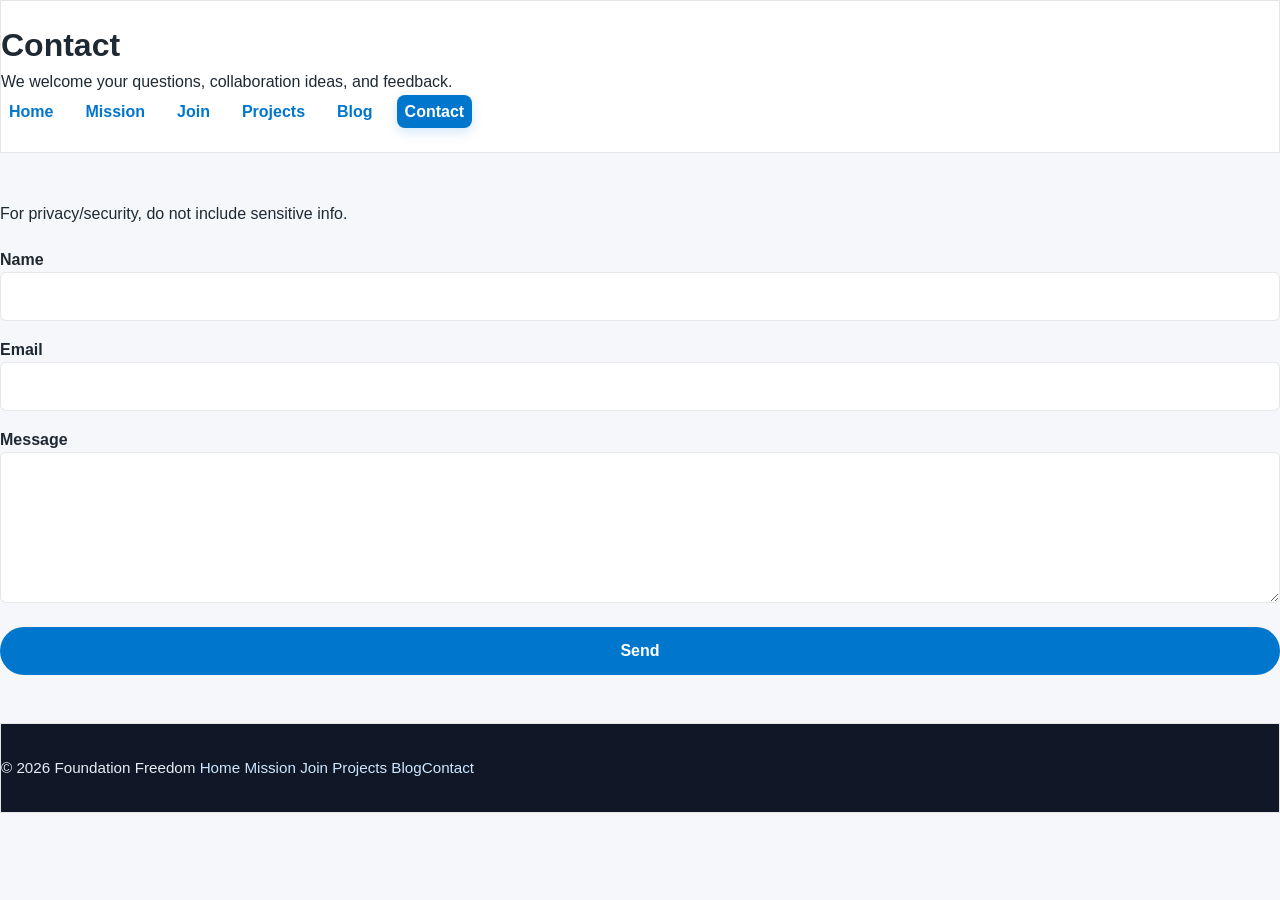
<file: pages/contact.html>
<!DOCTYPE html>
<html lang="en">
<head>
    <meta charset="utf-8" />
    <meta name="viewport" content="width=device-width, initial-scale=1" />
    <title>Contact | Foundation Freedom</title>
    <link rel="stylesheet" href="../assets/css/styles.css" />
</head>
<body>
    <header class="site-header">
        <h1>Contact</h1>
        <p>We welcome your questions, collaboration ideas, and feedback.</p>
        <nav class="site-nav">
            <a href="/foundation-freedom/index.html">Home</a>
            <a href="/foundation-freedom/pages/mission.html">Mission</a>
            <a href="/foundation-freedom/pages/join.html">Join</a>
            <a href="/foundation-freedom/pages/projects.html">Projects</a>
            <a href="/foundation-freedom/pages/contact.html" aria-current="page">Contact</a>
        </nav>
    </header>
    <main>
        <section>
            <p>For privacy/security, do not include sensitive info.</p>
            <form id="contact-form">
                <div>
                    <label for="contact-name">Name</label>
                    <input id="contact-name" name="name" type="text" required />
                </div>
                <div>
                    <label for="contact-email">Email</label>
                    <input id="contact-email" name="email" type="email" required />
                </div>
                <div>
                    <label for="contact-message">Message</label>
                    <textarea id="contact-message" name="message" rows="5" required></textarea>
                </div>
                <p id="contact-feedback" role="status" aria-live="polite" hidden></p>
                <a
                    id="contact-send"
                    class="btn"
                    href="mailto:foundationfreedom@proton.me?subject=Contact%20from%20Foundation%20Freedom%20site"
                >
                    Send
                </a>
            </form>
        </section>
    </main>
    <footer class="site-footer">
        <p>
            &copy; <span class="js-current-year"></span> Foundation Freedom
            <span class="footer-links">
                <a href="/foundation-freedom/index.html">Home</a>
                <a href="/foundation-freedom/pages/mission.html">Mission</a>
                <a href="/foundation-freedom/pages/join.html">Join</a>
                <a href="/foundation-freedom/pages/projects.html">Projects</a>
                <a href="/foundation-freedom/pages/contact.html" aria-current="page">Contact</a>
            </span>
        </p>
    </footer>
    <script src="../assets/js/main.js"></script>
</body>
</html>
</file>
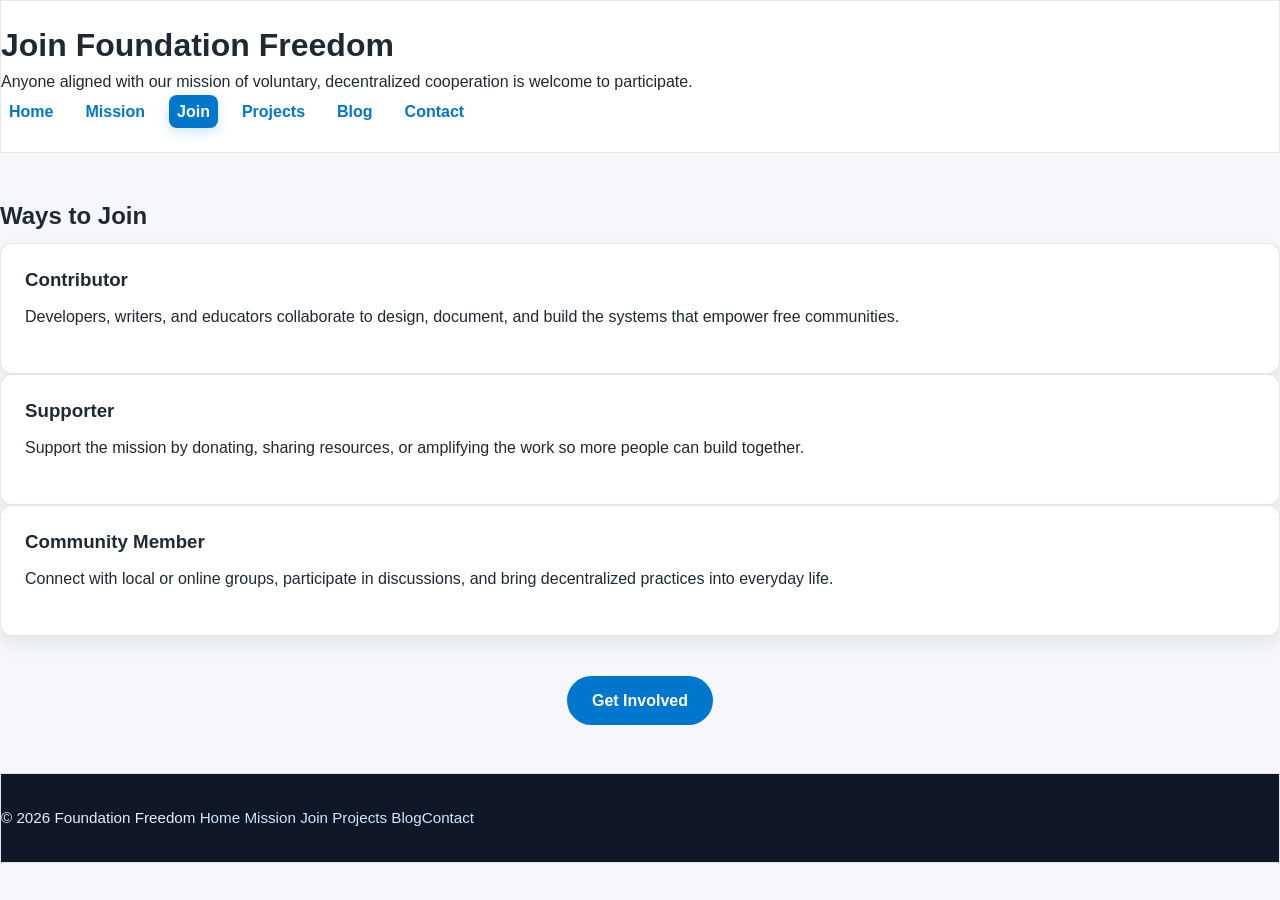
<file: pages/join.html>
<!DOCTYPE html>
<html lang="en">
<head>
    <meta charset="utf-8" />
    <meta name="viewport" content="width=device-width, initial-scale=1" />
    <title>Join | Foundation Freedom</title>
    <link rel="stylesheet" href="../assets/css/styles.css" />
</head>
<body>
    <header class="site-header">
        <h1>Join Foundation Freedom</h1>
        <p>Anyone aligned with our mission of voluntary, decentralized cooperation is welcome to participate.</p>
        <nav class="site-nav">
            <a href="/foundation-freedom/index.html">Home</a>
            <a href="/foundation-freedom/pages/mission.html">Mission</a>
            <a href="/foundation-freedom/pages/join.html" aria-current="page">Join</a>
            <a href="/foundation-freedom/pages/projects.html">Projects</a>
            <a href="/foundation-freedom/pages/contact.html">Contact</a>
        </nav>
    </header>
    <main>
        <section>
            <h2>Ways to Join</h2>
            <div class="card-grid">
                <article class="card">
                    <h3>Contributor</h3>
                    <p>Developers, writers, and educators collaborate to design, document, and build the systems that empower free communities.</p>
                </article>
                <article class="card">
                    <h3>Supporter</h3>
                    <p>Support the mission by donating, sharing resources, or amplifying the work so more people can build together.</p>
                </article>
                <article class="card">
                    <h3>Community Member</h3>
                    <p>Connect with local or online groups, participate in discussions, and bring decentralized practices into everyday life.</p>
                </article>
            </div>
        </section>
        <div class="cta">
            <a class="btn" href="/foundation-freedom/pages/contact.html">Get Involved</a>
        </div>
    </main>
    <footer class="site-footer">
        <p>
            &copy; <span class="js-current-year"></span> Foundation Freedom
            <span class="footer-links">
                <a href="/foundation-freedom/index.html">Home</a>
                <a href="/foundation-freedom/pages/mission.html">Mission</a>
                <a href="/foundation-freedom/pages/join.html" aria-current="page">Join</a>
                <a href="/foundation-freedom/pages/projects.html">Projects</a>
                <a href="/foundation-freedom/pages/contact.html">Contact</a>
            </span>
        </p>
    </footer>
    <script src="../assets/js/main.js"></script>
</body>
</html>
</file>
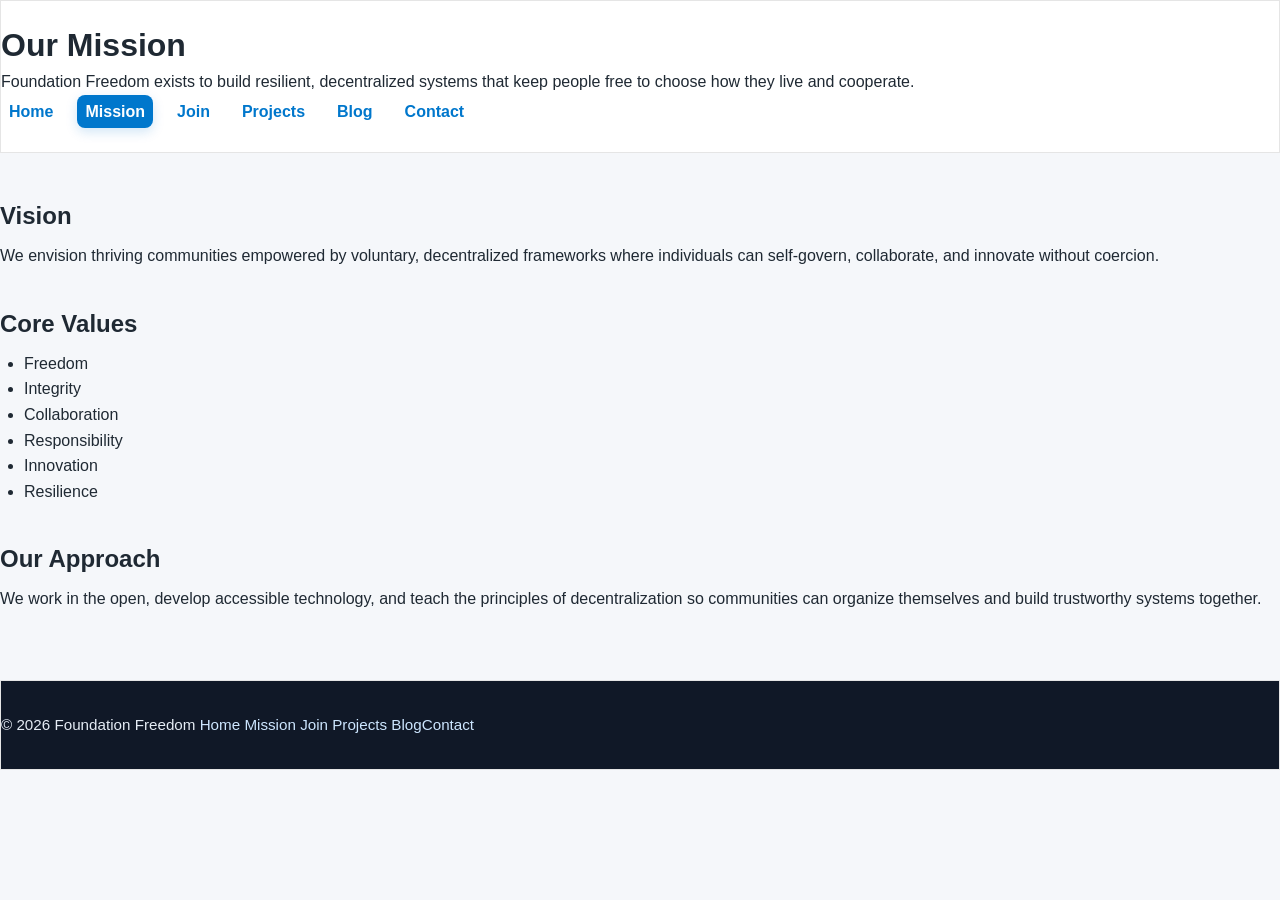
<file: pages/mission.html>
<!DOCTYPE html>
<html lang="en">
<head>
    <meta charset="utf-8" />
    <meta name="viewport" content="width=device-width, initial-scale=1" />
    <title>Our Mission | Foundation Freedom</title>
    <link rel="stylesheet" href="../assets/css/styles.css" />
</head>
<body>
    <header class="site-header">
        <h1>Our Mission</h1>
        <p>Foundation Freedom exists to build resilient, decentralized systems that keep people free to choose how they live and cooperate.</p>
        <nav class="site-nav">
            <a href="/foundation-freedom/index.html">Home</a>
            <a href="/foundation-freedom/pages/mission.html" aria-current="page">Mission</a>
            <a href="/foundation-freedom/pages/join.html">Join</a>
            <a href="/foundation-freedom/pages/projects.html">Projects</a>
            <a href="/foundation-freedom/pages/contact.html">Contact</a>
        </nav>
    </header>
    <main>
        <section>
            <h2>Vision</h2>
            <p>We envision thriving communities empowered by voluntary, decentralized frameworks where individuals can self-govern, collaborate, and innovate without coercion.</p>
        </section>
        <section>
            <h2>Core Values</h2>
            <ul>
                <li>Freedom</li>
                <li>Integrity</li>
                <li>Collaboration</li>
                <li>Responsibility</li>
                <li>Innovation</li>
                <li>Resilience</li>
            </ul>
        </section>
        <section>
            <h2>Our Approach</h2>
            <p>We work in the open, develop accessible technology, and teach the principles of decentralization so communities can organize themselves and build trustworthy systems together.</p>
        </section>
    </main>
    <footer class="site-footer">
        <p>
            &copy; <span class="js-current-year"></span> Foundation Freedom
            <span class="footer-links">
                <a href="/foundation-freedom/index.html">Home</a>
                <a href="/foundation-freedom/pages/mission.html" aria-current="page">Mission</a>
                <a href="/foundation-freedom/pages/join.html">Join</a>
                <a href="/foundation-freedom/pages/projects.html">Projects</a>
                <a href="/foundation-freedom/pages/contact.html">Contact</a>
            </span>
        </p>
    </footer>
    <script src="../assets/js/main.js"></script>
</body>
</html>
</file>
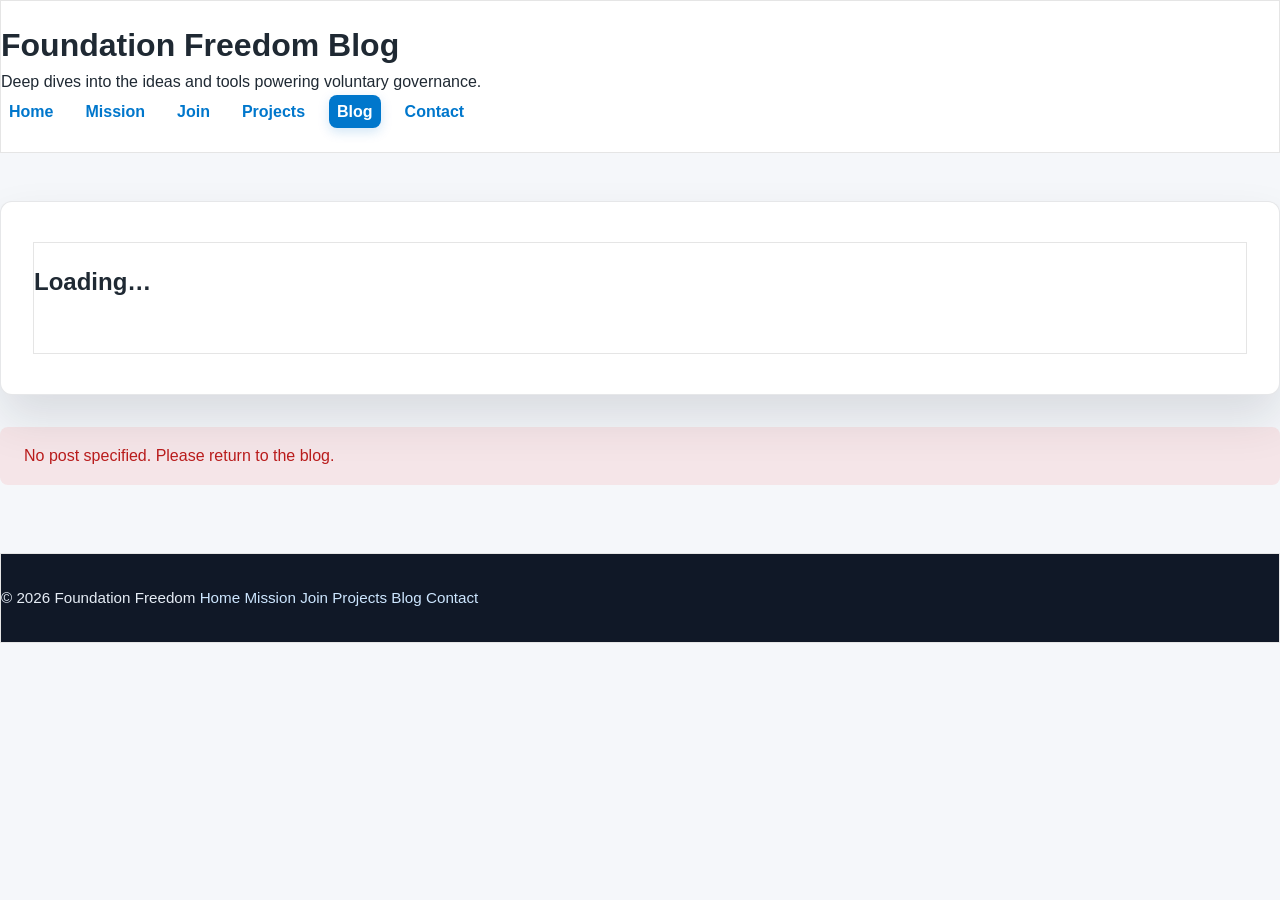
<file: pages/post.html>
<!DOCTYPE html>
<html lang="en">
<head>
    <meta charset="utf-8" />
    <meta name="viewport" content="width=device-width, initial-scale=1" />
    <title>Post | Foundation Freedom</title>
    <link rel="stylesheet" href="../assets/css/styles.css" />
</head>
<body>
    <header class="site-header">
        <h1>Foundation Freedom Blog</h1>
        <p>Deep dives into the ideas and tools powering voluntary governance.</p>
        <nav class="site-nav">
            <a href="/foundation-freedom/index.html">Home</a>
            <a href="/foundation-freedom/pages/mission.html">Mission</a>
            <a href="/foundation-freedom/pages/join.html">Join</a>
            <a href="/foundation-freedom/pages/projects.html">Projects</a>
            <a href="/foundation-freedom/pages/blog.html" aria-current="page">Blog</a>
            <a href="/foundation-freedom/pages/contact.html">Contact</a>
        </nav>
    </header>
    <main>
        <article id="post" class="post" data-page="post">
            <header class="post-header">
                <h1 id="post-title">Loading…</h1>
                <p id="post-meta" class="post-meta"></p>
                <p id="post-summary" class="post-summary" hidden></p>
            </header>
            <div id="post-body" class="post-body"></div>
        </article>
        <p id="post-error" hidden></p>
    </main>
    <footer class="site-footer">
        <p>
            &copy; <span class="js-current-year"></span> Foundation Freedom
            <span class="footer-links">
                <a href="/foundation-freedom/index.html">Home</a>
                <a href="/foundation-freedom/pages/mission.html">Mission</a>
                <a href="/foundation-freedom/pages/join.html">Join</a>
                <a href="/foundation-freedom/pages/projects.html">Projects</a>
                <a href="/foundation-freedom/pages/blog.html" aria-current="page">Blog</a>
                <a href="/foundation-freedom/pages/contact.html">Contact</a>
            </span>
        </p>
    </footer>
    <script src="../assets/js/main.js"></script>
    <script src="../assets/js/blog.js" type="module"></script>
</body>
</html>
</file>
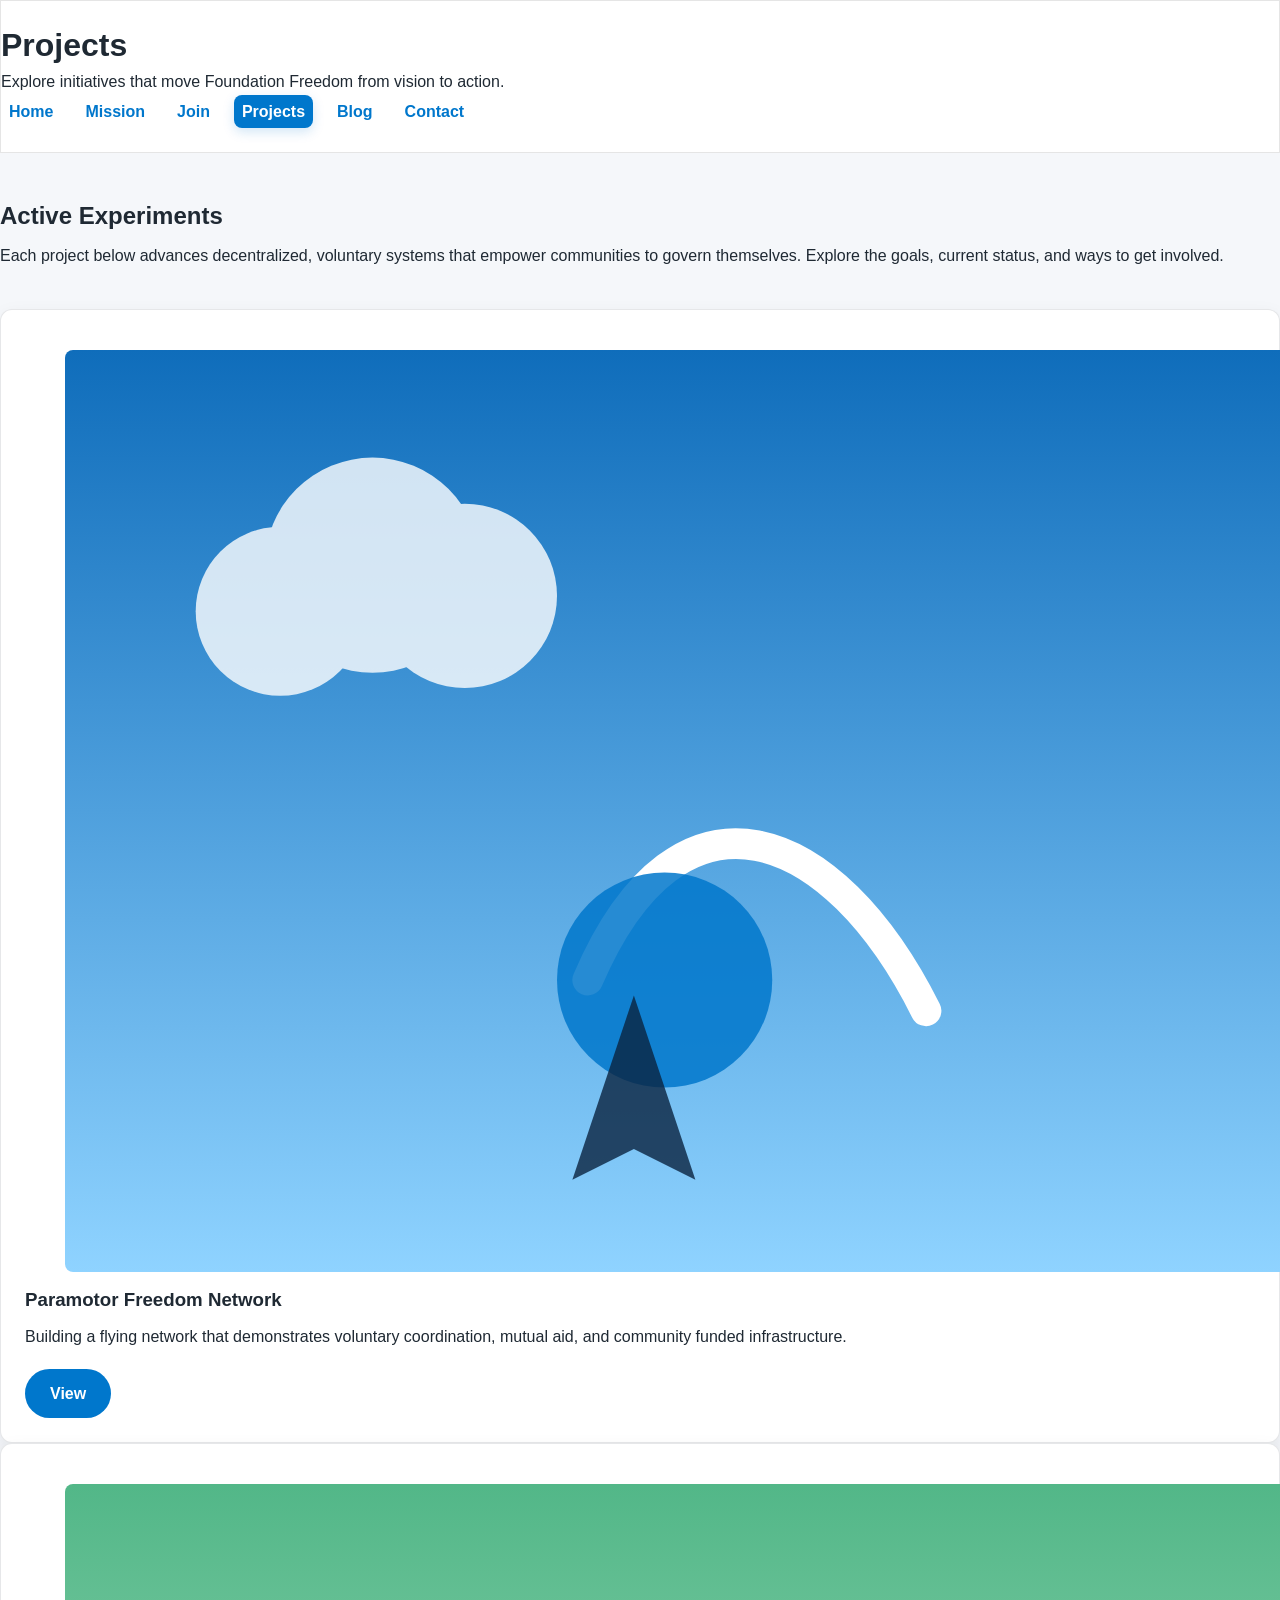
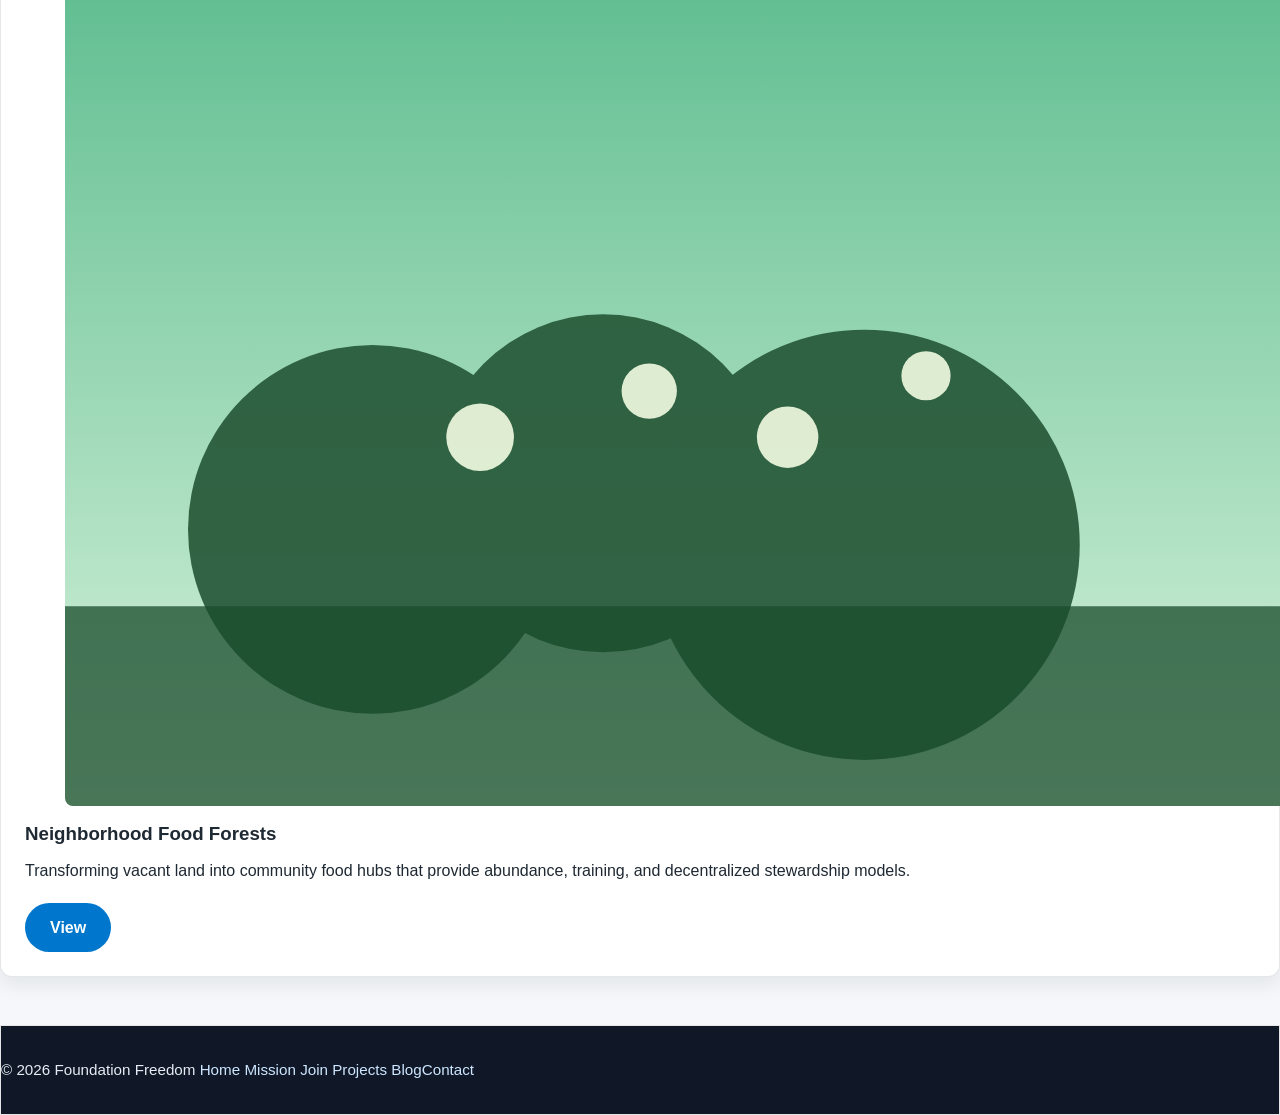
<file: pages/projects.html>
<!DOCTYPE html>
<html lang="en">
<head>
    <meta charset="utf-8" />
    <meta name="viewport" content="width=device-width, initial-scale=1" />
    <title>Projects | Foundation Freedom</title>
    <link rel="stylesheet" href="../assets/css/styles.css" />
</head>
<body>
    <header class="site-header">
        <h1>Projects</h1>
        <p>Explore initiatives that move Foundation Freedom from vision to action.</p>
        <nav class="site-nav">
            <a href="/foundation-freedom/index.html">Home</a>
            <a href="/foundation-freedom/pages/mission.html">Mission</a>
            <a href="/foundation-freedom/pages/join.html">Join</a>
            <a href="/foundation-freedom/pages/projects.html" aria-current="page">Projects</a>
            <a href="/foundation-freedom/pages/contact.html">Contact</a>
        </nav>
    </header>
    <main>
        <section>
            <h2>Active Experiments</h2>
            <p>
                Each project below advances decentralized, voluntary systems that empower communities to govern themselves.
                Explore the goals, current status, and ways to get involved.
            </p>
        </section>
        <section class="projects-grid">
            <article class="card">
                <figure class="card-thumb">
                    <img src="../assets/images/projects/paramotor.svg" alt="Illustration of a paramotor soaring in a bright sky" />
                </figure>
                <h3>Paramotor Freedom Network</h3>
                <p>Building a flying network that demonstrates voluntary coordination, mutual aid, and community funded infrastructure.</p>
                <a class="btn" href="/foundation-freedom/pages/projects/paramotor.html">View</a>
            </article>
            <article class="card">
                <figure class="card-thumb">
                    <img src="../assets/images/projects/food-forest.svg" alt="Stylized canopy of trees representing a community food forest" />
                </figure>
                <h3>Neighborhood Food Forests</h3>
                <p>Transforming vacant land into community food hubs that provide abundance, training, and decentralized stewardship models.</p>
                <a class="btn" href="/foundation-freedom/pages/projects/food-forest.html">View</a>
            </article>
        </section>
    </main>
    <footer class="site-footer">
        <p>
            &copy; <span class="js-current-year"></span> Foundation Freedom
            <span class="footer-links">
                <a href="/foundation-freedom/index.html">Home</a>
                <a href="/foundation-freedom/pages/mission.html">Mission</a>
                <a href="/foundation-freedom/pages/join.html">Join</a>
                <a href="/foundation-freedom/pages/projects.html" aria-current="page">Projects</a>
                <a href="/foundation-freedom/pages/contact.html">Contact</a>
            </span>
        </p>
    </footer>
    <script src="../assets/js/main.js"></script>
</body>
</html>
</file>
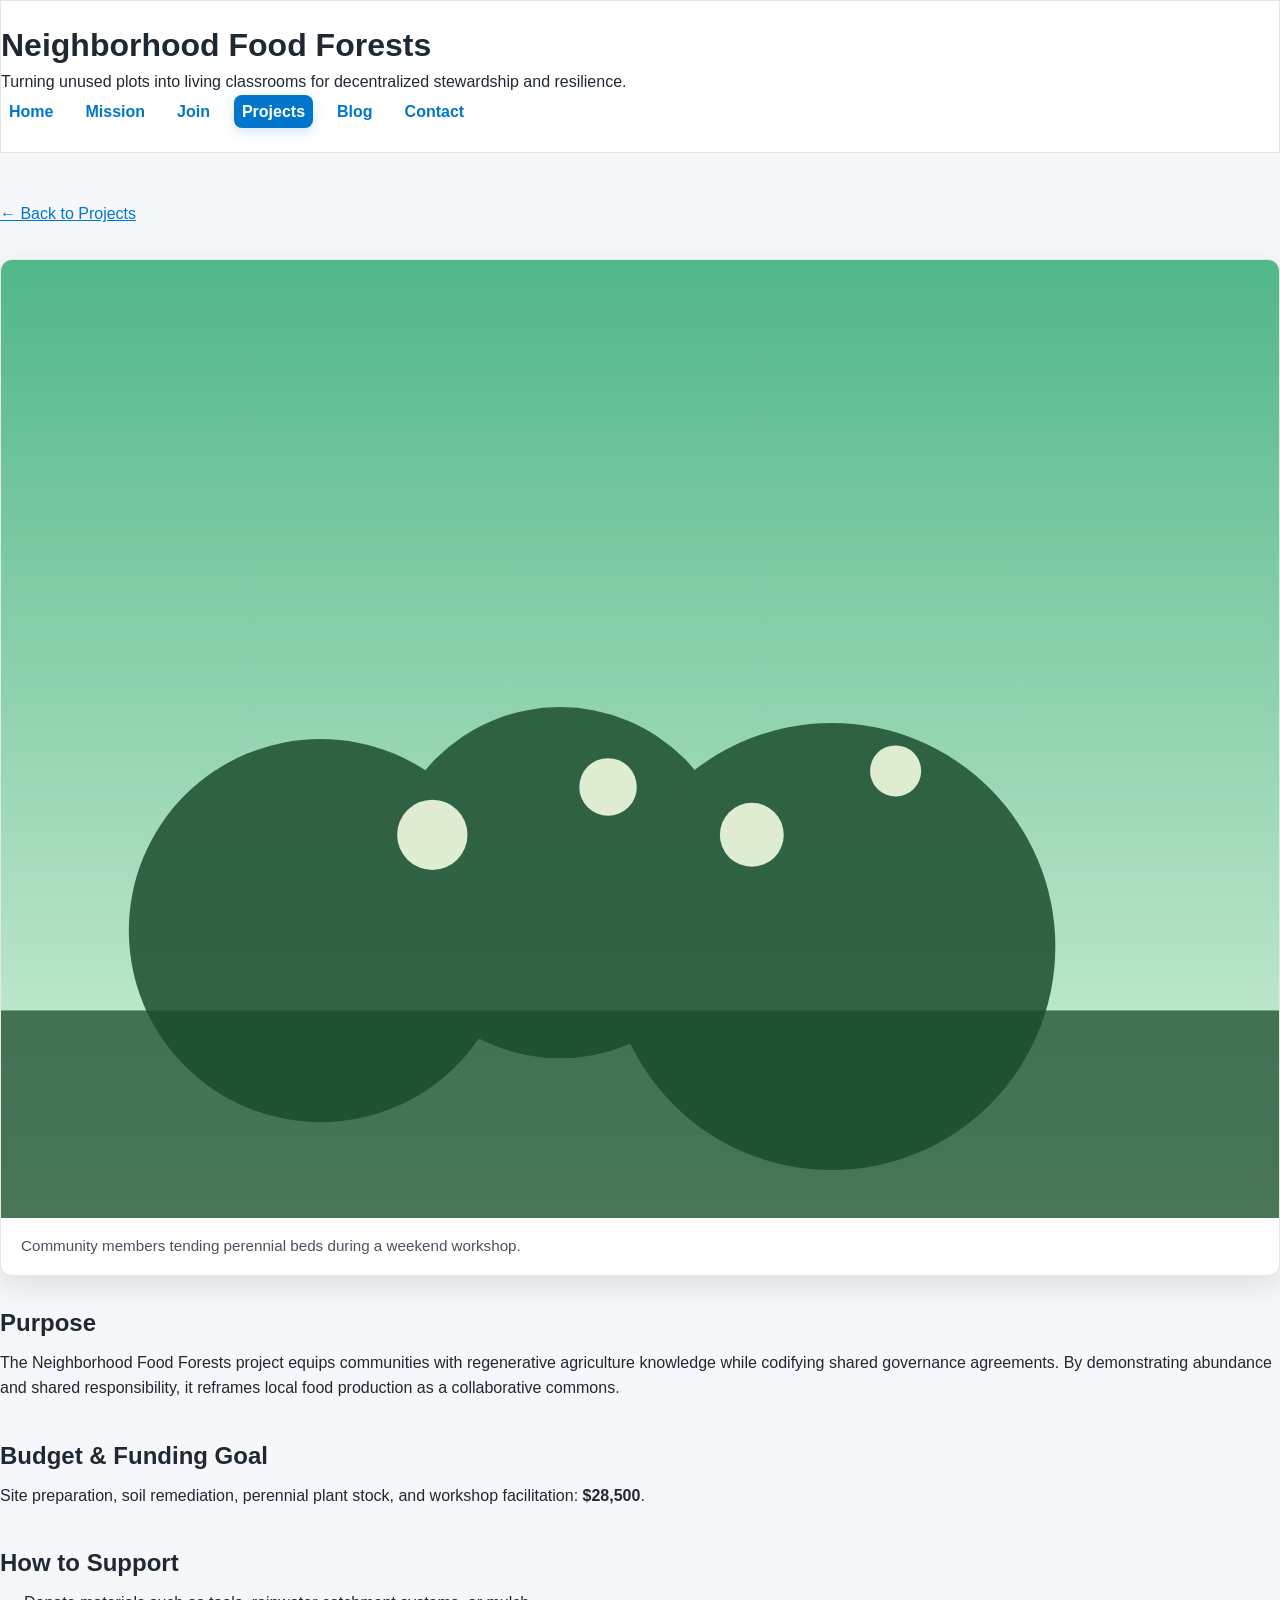
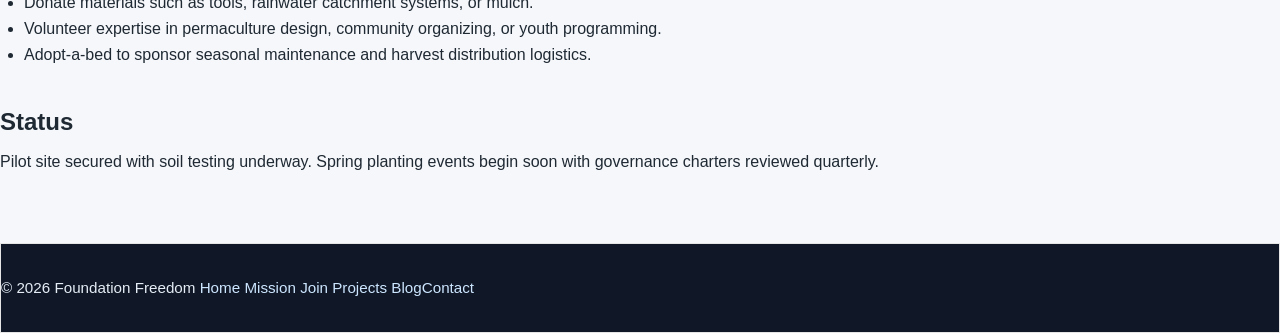
<file: pages/projects/food-forest.html>
<!DOCTYPE html>
<html lang="en">
<head>
    <meta charset="utf-8" />
    <meta name="viewport" content="width=device-width, initial-scale=1" />
    <title>Neighborhood Food Forests | Foundation Freedom</title>
    <link rel="stylesheet" href="../../assets/css/styles.css" />
</head>
<body>
    <header class="site-header">
        <h1>Neighborhood Food Forests</h1>
        <p>Turning unused plots into living classrooms for decentralized stewardship and resilience.</p>
        <nav class="site-nav">
            <a href="/foundation-freedom/index.html">Home</a>
            <a href="/foundation-freedom/pages/mission.html">Mission</a>
            <a href="/foundation-freedom/pages/join.html">Join</a>
            <a href="/foundation-freedom/pages/projects.html" aria-current="page">Projects</a>
            <a href="/foundation-freedom/pages/contact.html">Contact</a>
        </nav>
    </header>
    <main>
        <p><a href="/foundation-freedom/pages/projects.html">&larr; Back to Projects</a></p>
        <figure class="feature-media">
            <img src="../../assets/images/projects/food-forest.svg" alt="Illustration of layered greenery representing a food forest" />
            <figcaption>Community members tending perennial beds during a weekend workshop.</figcaption>
        </figure>
        <section>
            <h2>Purpose</h2>
            <p>The Neighborhood Food Forests project equips communities with regenerative agriculture knowledge while codifying shared governance agreements. By demonstrating abundance and shared responsibility, it reframes local food production as a collaborative commons.</p>
        </section>
        <section>
            <h2>Budget &amp; Funding Goal</h2>
            <p>Site preparation, soil remediation, perennial plant stock, and workshop facilitation: <strong>$28,500</strong>.</p>
        </section>
        <section>
            <h2>How to Support</h2>
            <ul>
                <li>Donate materials such as tools, rainwater catchment systems, or mulch.</li>
                <li>Volunteer expertise in permaculture design, community organizing, or youth programming.</li>
                <li>Adopt-a-bed to sponsor seasonal maintenance and harvest distribution logistics.</li>
            </ul>
        </section>
        <section>
            <h2>Status</h2>
            <p>Pilot site secured with soil testing underway. Spring planting events begin soon with governance charters reviewed quarterly.</p>
        </section>
    </main>
    <footer class="site-footer">
        <p>
            &copy; <span class="js-current-year"></span> Foundation Freedom
            <span class="footer-links">
                <a href="/foundation-freedom/index.html">Home</a>
                <a href="/foundation-freedom/pages/mission.html">Mission</a>
                <a href="/foundation-freedom/pages/join.html">Join</a>
                <a href="/foundation-freedom/pages/projects.html" aria-current="page">Projects</a>
                <a href="/foundation-freedom/pages/contact.html">Contact</a>
            </span>
        </p>
    </footer>
    <script src="../../assets/js/main.js"></script>
</body>
</html>
</file>
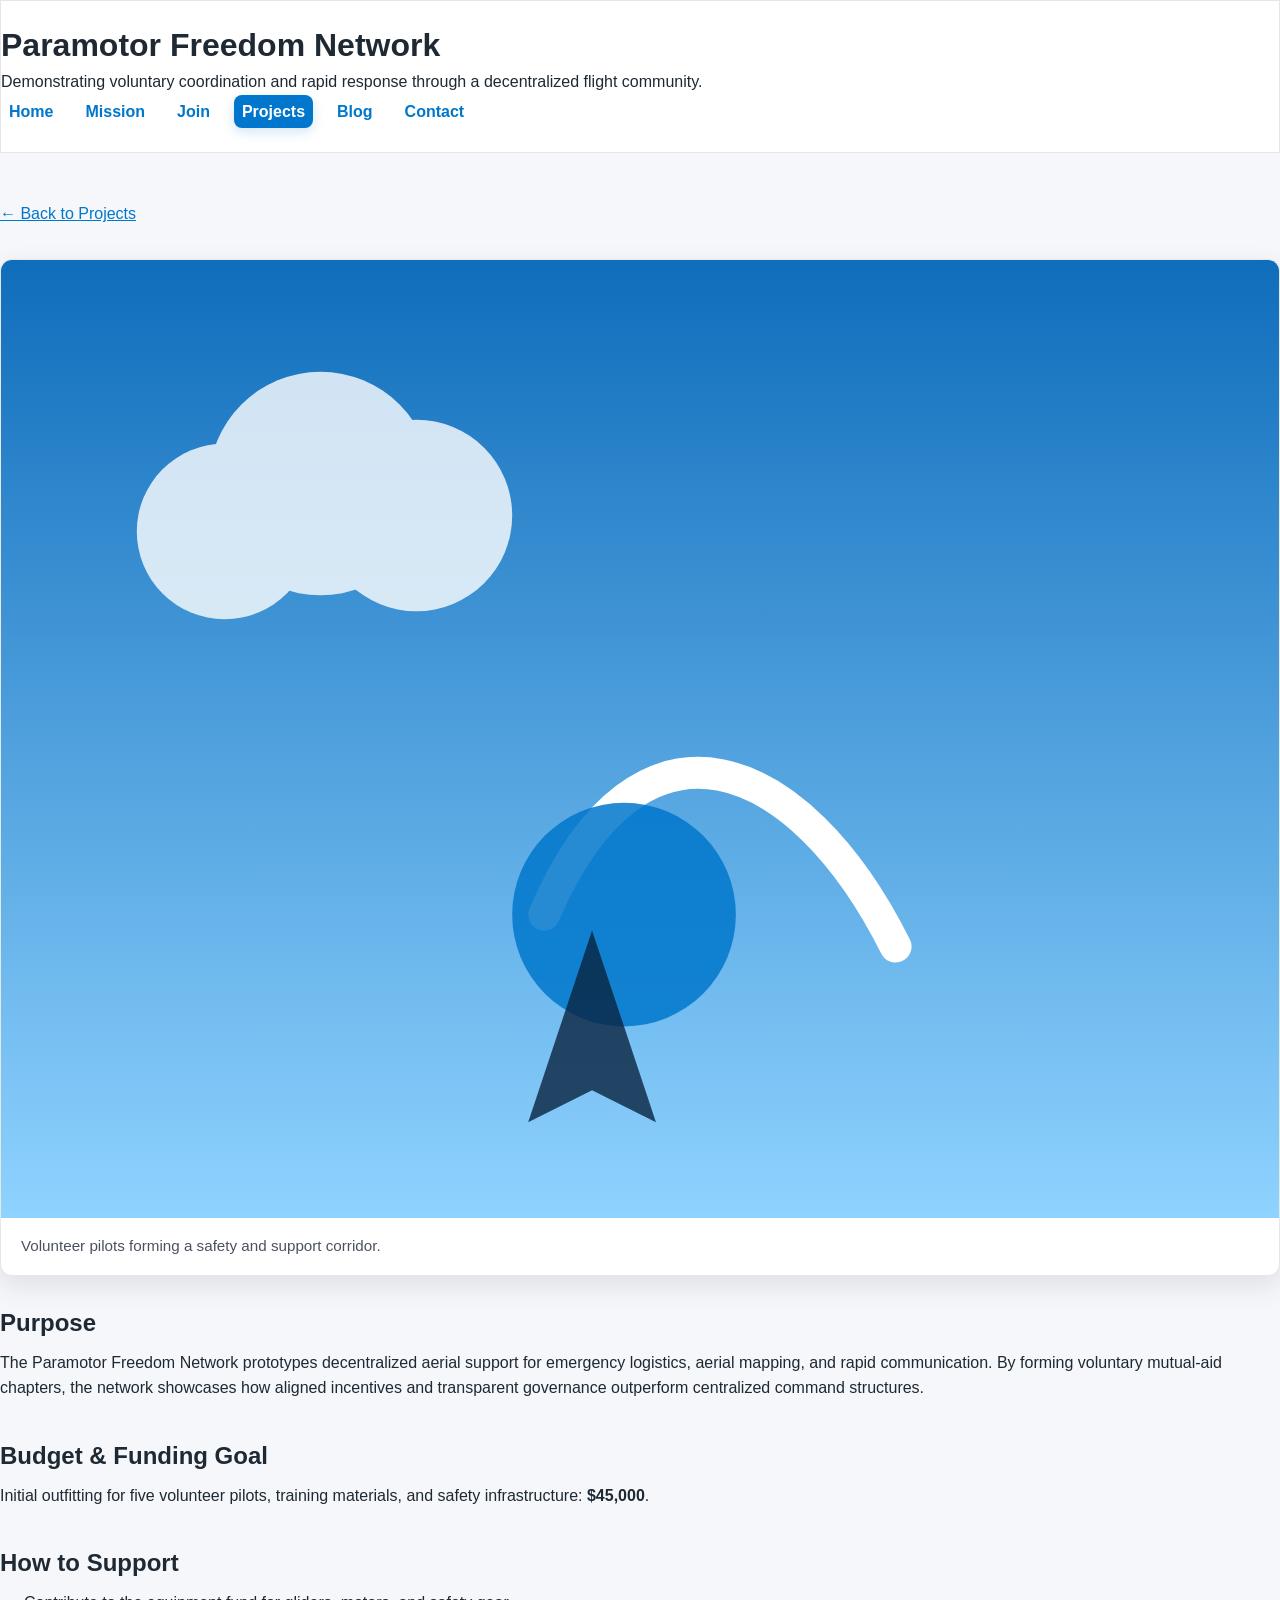
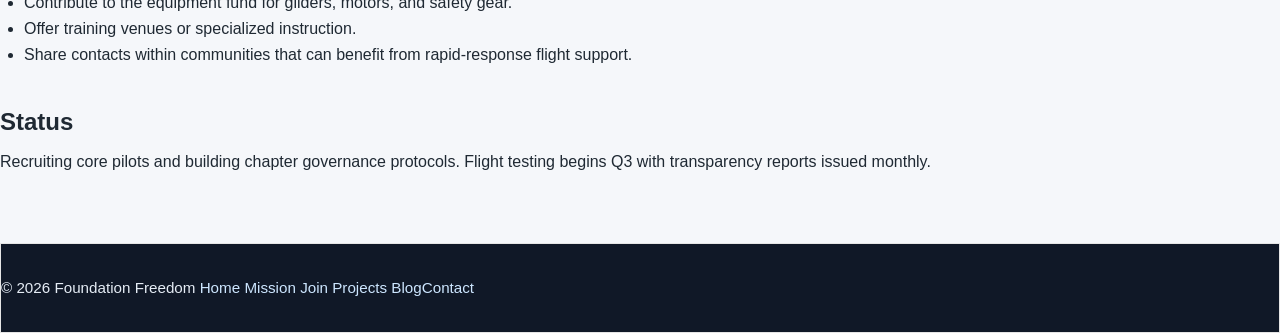
<file: pages/projects/paramotor.html>
<!DOCTYPE html>
<html lang="en">
<head>
    <meta charset="utf-8" />
    <meta name="viewport" content="width=device-width, initial-scale=1" />
    <title>Paramotor Freedom Network | Foundation Freedom</title>
    <link rel="stylesheet" href="../../assets/css/styles.css" />
</head>
<body>
    <header class="site-header">
        <h1>Paramotor Freedom Network</h1>
        <p>Demonstrating voluntary coordination and rapid response through a decentralized flight community.</p>
        <nav class="site-nav">
            <a href="/foundation-freedom/index.html">Home</a>
            <a href="/foundation-freedom/pages/mission.html">Mission</a>
            <a href="/foundation-freedom/pages/join.html">Join</a>
            <a href="/foundation-freedom/pages/projects.html" aria-current="page">Projects</a>
            <a href="/foundation-freedom/pages/contact.html">Contact</a>
        </nav>
    </header>
    <main>
        <p><a href="/foundation-freedom/pages/projects.html">&larr; Back to Projects</a></p>
        <figure class="feature-media">
            <img src="../../assets/images/projects/paramotor.svg" alt="Paramotor illustration with pilots flying against a blue sky" />
            <figcaption>Volunteer pilots forming a safety and support corridor.</figcaption>
        </figure>
        <section>
            <h2>Purpose</h2>
            <p>The Paramotor Freedom Network prototypes decentralized aerial support for emergency logistics, aerial mapping, and rapid communication. By forming voluntary mutual-aid chapters, the network showcases how aligned incentives and transparent governance outperform centralized command structures.</p>
        </section>
        <section>
            <h2>Budget &amp; Funding Goal</h2>
            <p>Initial outfitting for five volunteer pilots, training materials, and safety infrastructure: <strong>$45,000</strong>.</p>
        </section>
        <section>
            <h2>How to Support</h2>
            <ul>
                <li>Contribute to the equipment fund for gliders, motors, and safety gear.</li>
                <li>Offer training venues or specialized instruction.</li>
                <li>Share contacts within communities that can benefit from rapid-response flight support.</li>
            </ul>
        </section>
        <section>
            <h2>Status</h2>
            <p>Recruiting core pilots and building chapter governance protocols. Flight testing begins Q3 with transparency reports issued monthly.</p>
        </section>
    </main>
    <footer class="site-footer">
        <p>
            &copy; <span class="js-current-year"></span> Foundation Freedom
            <span class="footer-links">
                <a href="/foundation-freedom/index.html">Home</a>
                <a href="/foundation-freedom/pages/mission.html">Mission</a>
                <a href="/foundation-freedom/pages/join.html">Join</a>
                <a href="/foundation-freedom/pages/projects.html" aria-current="page">Projects</a>
                <a href="/foundation-freedom/pages/contact.html">Contact</a>
            </span>
        </p>
    </footer>
    <script src="../../assets/js/main.js"></script>
</body>
</html>
</file>
<file: assets/css/styles.css>
:root {
    font-size: 16px;
    color-scheme: light;
    --primary: #0077cc;
    --primary-dark: #005fa3;
    --container: 960px;
    --gap: 1rem;
    --ff-font-family: 'Helvetica Neue', Arial, sans-serif;
    --ff-text-color: #1f2933;
    --ff-background: #f5f7fa;
    --ff-surface: #ffffff;
    --ff-border: rgba(15, 23, 42, 0.1);
    --ff-radius: 0.75rem;
    --ff-max-width: 68rem;
}

* {
    box-sizing: border-box;
}

body {
    margin: 0;
    font-family: var(--ff-font-family);
    color: var(--ff-text-color);
    background-color: var(--ff-background);
    line-height: 1.6;
}

.container {
    max-width: var(--container);
    margin: 0 auto;
    padding: 0 1rem;
}

.flex {
    display: flex;
}

.row {
    display: flex;
    flex-wrap: wrap;
    gap: var(--gap);
}

.col {
    flex: 1 1 300px;
}

.center {
    align-items: center;
    justify-content: center;
}

.between {
    justify-content: space-between;
}

.wrap {
    flex-wrap: wrap;
}

.gap-sm {
    gap: 0.5rem;
}

.gap-md {
    gap: 1rem;
}

.gap-lg {
    gap: 1.5rem;
}

.stack {
    display: flex;
    flex-direction: column;
    gap: var(--gap);
}

img,
svg,
video {
    max-width: 100%;
    height: auto;
    display: block;
}

header {
    padding: 1.5rem 0;
    border: 1px solid #e5e5e5;
    background: var(--ff-surface);
}

main {
    padding: 3rem 0;
}

main section + section {
    margin-top: 2.5rem;
}

footer {
    padding: 1.5rem 0;
    border: 1px solid #e5e5e5;
}

h1,
h2,
h3,
h4 {
    line-height: 1.25;
    margin-top: 0;
    margin-bottom: 0.75rem;
}

p,
ul,
ol {
    margin-top: 0;
    margin-bottom: 1.25rem;
}

ul,
ol {
    padding-left: 1.5rem;
}

a {
    color: var(--primary);
    transition: color 0.2s ease-in-out;
}

a:hover,
a:focus {
    color: var(--primary-dark);
}

.site-header {
    background: var(--ff-surface);
}

.site-header h1 {
    margin-bottom: 0.25rem;
}

.site-header p {
    margin: 0;
}

.nav,
.site-nav {
    display: flex;
    gap: 1rem;
    flex-wrap: wrap;
}

.nav a,
.site-nav a {
    text-decoration: none;
    font-weight: 600;
    color: var(--primary);
    padding: 0.25rem 0.5rem;
    border-radius: 0.5rem;
    transition: color 0.2s ease-in-out, background-color 0.2s ease-in-out, box-shadow 0.2s ease-in-out;
}

.nav a[aria-current='page'],
.site-nav a[aria-current='page'] {
    background-color: var(--primary);
    color: #fff;
    box-shadow: 0 4px 12px rgba(0, 119, 204, 0.18);
}

.nav a:hover,
.nav a:focus,
.site-nav a:hover,
.site-nav a:focus {
    color: #fff;
    background-color: var(--primary-dark);
    box-shadow: 0 6px 18px rgba(0, 119, 204, 0.2);
}

.card {
    background-color: var(--ff-surface);
    border: 1px solid var(--ff-border);
    border-radius: var(--ff-radius);
    padding: 1.5rem;
    box-shadow: 0 8px 20px rgba(15, 23, 42, 0.08);
    transition: border-color 0.2s ease-in-out, box-shadow 0.2s ease-in-out, transform 0.2s ease-in-out;
}

.card:hover,
.card:focus-within {
    border-color: var(--primary);
    box-shadow: 0 14px 30px rgba(0, 119, 204, 0.16);
    transform: translateY(-2px);
}

.card-thumb {
    position: relative;
    width: 100%;
    aspect-ratio: 4 / 3;
    overflow: hidden;
    border-radius: calc(var(--ff-radius) - 0.25rem);
    margin-bottom: 1rem;
}

.card-thumb img,
.card-thumb svg {
    width: 100%;
    height: 100%;
    object-fit: cover;
    display: block;
}

.feature-media {
    margin: 2rem 0;
    border-radius: var(--ff-radius);
    overflow: hidden;
    border: 1px solid var(--ff-border);
    background-color: var(--ff-surface);
    box-shadow: 0 10px 28px rgba(15, 23, 42, 0.1);
}

.feature-media img,
.feature-media svg {
    width: 100%;
    height: auto;
    display: block;
}

.feature-media figcaption {
    padding: 1rem 1.25rem;
    font-size: 0.95rem;
    color: rgba(15, 23, 42, 0.75);
}

.cta {
    margin-top: 2.5rem;
    text-align: center;
}

.btn {
    display: inline-flex;
    align-items: center;
    justify-content: center;
    gap: 0.5rem;
    padding: 0.65rem 1.5rem;
    background-color: var(--primary);
    color: #fff;
    border-radius: 999px;
    font-weight: 600;
    text-decoration: none;
    border: 1px solid transparent;
    cursor: pointer;
    transition: background-color 0.2s ease-in-out, box-shadow 0.2s ease-in-out, transform 0.2s ease-in-out;
}

.btn:hover,
.btn:focus {
    background-color: var(--primary-dark);
    box-shadow: 0 8px 20px rgba(0, 119, 204, 0.25);
    transform: translateY(-1px);
}

form {
    display: grid;
    gap: 1rem;
}

label {
    font-weight: 600;
}

input,
textarea {
    width: 100%;
    padding: 0.65rem 0.75rem;
    border: 1px solid var(--ff-border);
    border-radius: 0.375rem;
    font: inherit;
}

textarea {
    resize: vertical;
}

.site-footer {
    background: #101827;
    color: #e5ecf5;
    border: 1px solid #e5e5e5;
    padding: 2rem 0;
}

.site-footer a {
    color: #cde6ff;
    text-decoration: none;
}

.site-footer a:hover,
.site-footer a:focus {
    color: #fff;
    text-decoration: underline;
}

.site-footer p {
    margin: 0;
    font-size: 0.95rem;
}

@media (max-width: 600px) {
    header,
    footer {
        padding: 1.25rem 0;
    }

    main {
        padding: 2.25rem 0;
    }

    .nav,
    .site-nav {
        gap: 0.75rem;
    }
}

.post-list {
    display: grid;
    gap: 1.5rem;
    margin-top: 1.5rem;
}

.post-card {
    background-color: var(--ff-surface);
    border: 1px solid var(--ff-border);
    border-radius: var(--ff-radius);
    padding: 1.75rem;
    box-shadow: 0 10px 28px rgba(15, 23, 42, 0.08);
    display: grid;
    gap: 0.75rem;
}

.post-card:hover,
.post-card:focus-within {
    border-color: rgba(0, 119, 204, 0.4);
    box-shadow: 0 16px 40px rgba(0, 119, 204, 0.14);
}

.post-title {
    margin: 0;
    font-size: 1.5rem;
}

.post-meta {
    display: flex;
    flex-wrap: wrap;
    align-items: center;
    gap: 0.75rem;
    font-size: 0.95rem;
    color: rgba(15, 23, 42, 0.7);
}

.post-tags {
    display: inline-flex;
    flex-wrap: wrap;
    gap: 0.5rem;
}

.tag {
    display: inline-flex;
    align-items: center;
    justify-content: center;
    padding: 0.125rem 0.75rem;
    border-radius: 999px;
    background: rgba(0, 119, 204, 0.12);
    color: var(--primary);
    font-weight: 600;
    font-size: 0.85rem;
    letter-spacing: 0.01em;
}

.post-summary {
    margin: 0;
    color: rgba(15, 23, 42, 0.8);
}

.post-read-link {
    justify-self: flex-start;
    font-weight: 600;
    text-decoration: none;
    color: var(--primary);
    border-bottom: 1px solid transparent;
    padding-bottom: 0.125rem;
    transition: color 0.2s ease-in-out, border-color 0.2s ease-in-out;
}

.post-read-link:hover,
.post-read-link:focus {
    color: var(--primary-dark);
    border-color: var(--primary-dark);
}

.post-read-link--locked {
    color: rgba(15, 23, 42, 0.45);
    cursor: not-allowed;
}

.post {
    background-color: var(--ff-surface);
    border: 1px solid var(--ff-border);
    border-radius: var(--ff-radius);
    padding: 2.5rem 2rem;
    box-shadow: 0 24px 48px rgba(15, 23, 42, 0.12);
}

.post-body {
    font-size: 1.05rem;
    color: rgba(15, 23, 42, 0.92);
}

.post-body p {
    margin-bottom: 1.5rem;
}

.post-body h2,
.post-body h3 {
    margin-top: 2.5rem;
    color: #0f172a;
}

.post-body ul,
.post-body ol {
    margin-bottom: 1.5rem;
}

.post-badge {
    display: inline-flex;
    align-items: center;
    gap: 0.25rem;
    padding: 0.125rem 0.75rem;
    border-radius: 999px;
    font-size: 0.8rem;
    text-transform: uppercase;
    letter-spacing: 0.08em;
    background: rgba(15, 23, 42, 0.08);
    color: rgba(15, 23, 42, 0.7);
}

.post-badge--members {
    background: rgba(180, 83, 9, 0.15);
    color: #b45309;
}

.post-filter {
    font-size: 0.95rem;
    color: rgba(15, 23, 42, 0.75);
}

#post-error {
    margin-top: 2rem;
    padding: 1rem 1.5rem;
    border-radius: 0.5rem;
    background: rgba(239, 68, 68, 0.1);
    color: #b91c1c;
}

@media (max-width: 700px) {
    .post,
    .post-card {
        padding: 1.5rem;
    }

    .post-title {
        font-size: 1.35rem;
    }
}
</file>
